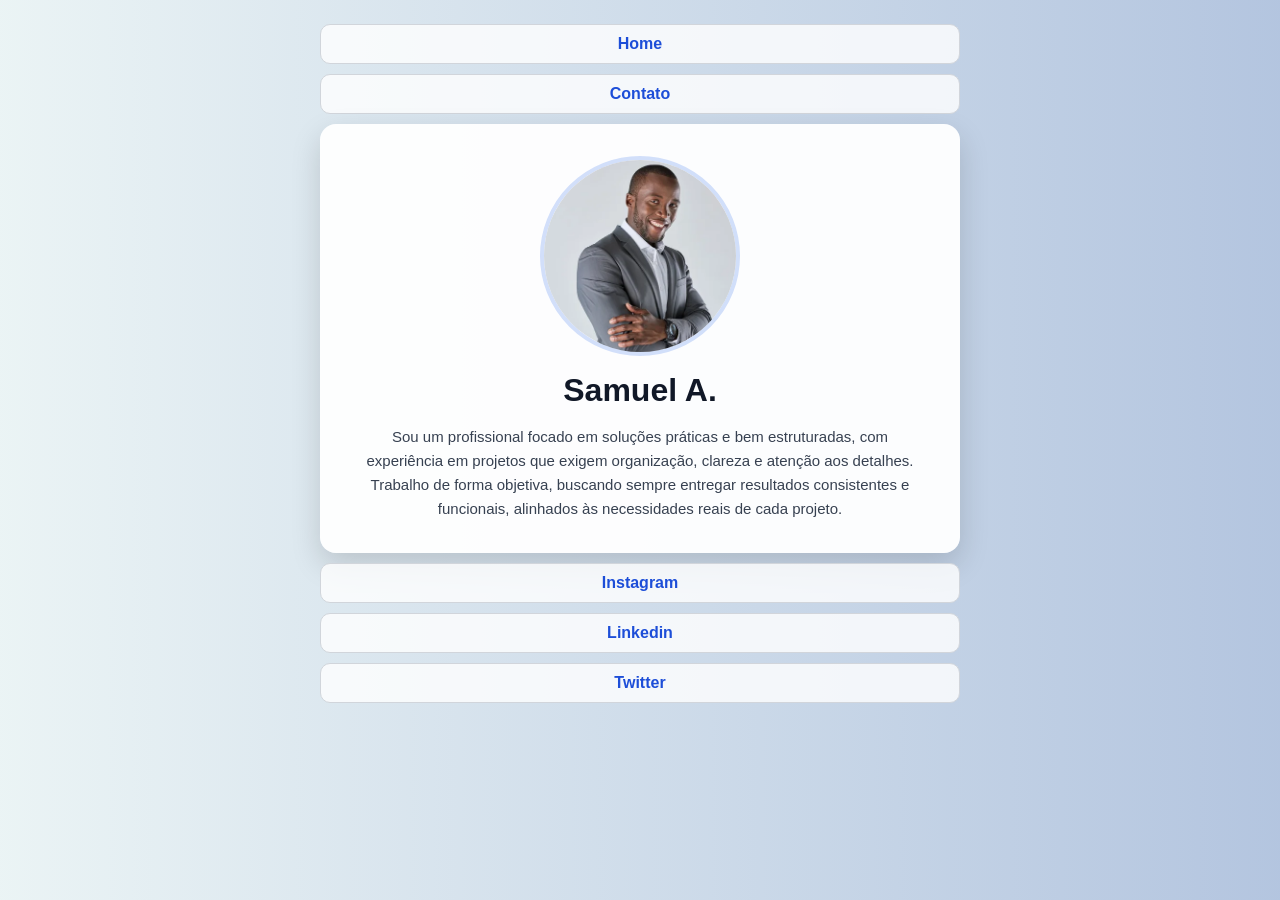
<file: index.html>
<!DOCTYPE html>
<html>
  <head>
    <meta charset="UTF-8">
    <title>Samuel A. | Portifolio</title>
    <meta name="viewport" content="width=device-width, initial-scale=1.0">
    <link rel="stylesheet" href="index.css">
  </head>
  <body>
    <nav class="menu">
      <ol class="ol1">
        <li class="button2">Home</li>
        <li><a href="contact.html" class="button2">Contato</a></li>
      </ol>
        
    <main>
      <section class="main-profile">
        <img src="images/profile-picture-mock.jpg" alt="profile-picture" class="circle-photo-frame">
        <h1 class="head"> Samuel A.</h1>
        <p class="descripition">Sou um profissional focado em soluções práticas e bem estruturadas, com experiência em projetos que exigem organização, clareza e atenção aos detalhes. Trabalho de forma objetiva, buscando sempre entregar resultados consistentes e funcionais, alinhados às necessidades reais de cada projeto.</p>
      </section>
    </main>
    <nav class="link-to-sm">
      <ol class="ol2">
        <li><a href="https://www.instagram.com/" class="button" target="_blank" rel="noopener noreferrer">Instagram</a></li>
        <li><a href="https://www.linkedin.com/feed/" class="button" target="_blank" rel="noopener noreferrer">Linkedin</a></li>
        <li><a href="https://x.com/" class="button" target="_blank" rel="noopener noreferrer">Twitter</a></li>
      </ol>
    </nav>
  </body>
</html>
</file>
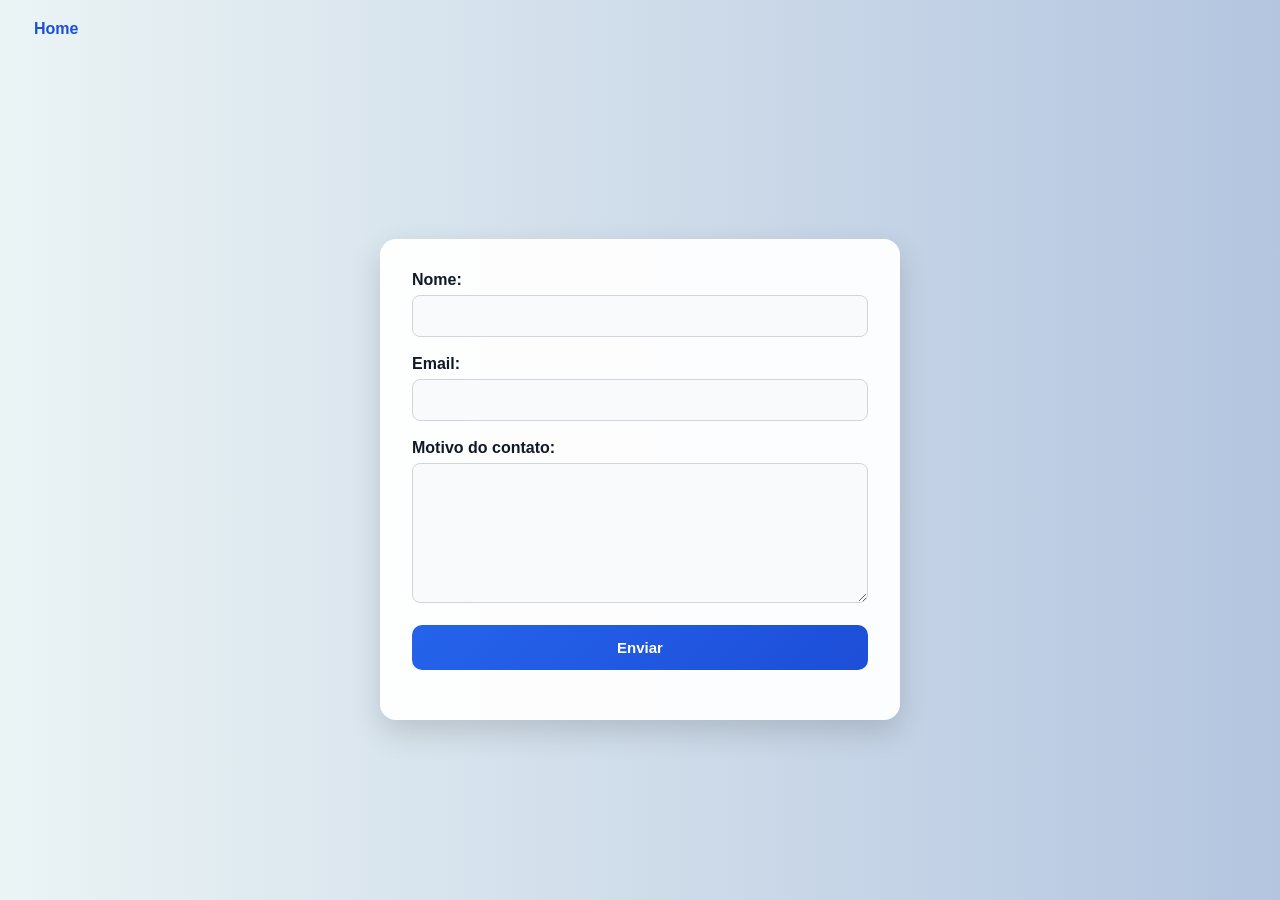
<file: contact.html>
<!DOCTYPE html>
<html>
  <head>
    <meta charset="UTF-8">
    <title>Contato | Samuel A.</title>

    <!-- CSS -->
    <link rel="stylesheet" href="contact.css">
  </head>

  <body>

    <!-- Navegação -->
    <div class="nav-home">
      <a href="index.html">Home</a>
    </div>

    <!-- Centralizador -->
    <div class="form-wrapper">
      <form method="post" action="https://n8n.samuel-workflows.space/webhook/contato">
        
        <div>
          <label for="fname">Nome:</label>
          <input type="text" id="fname" name="fname" required>
        </div>

        <div>
          <label for="femail">Email:</label>
          <input type="email" id="femail" name="femail" required>
        </div>

        <div>
          <label for="finquiry">Motivo do contato:</label>
          <textarea id="finquiry" name="finquiry" required></textarea>
        </div>

        <div>
          <input type="submit" value="Enviar">
        </div>

      </form>
    </div>

  </body>
</html>
</file>
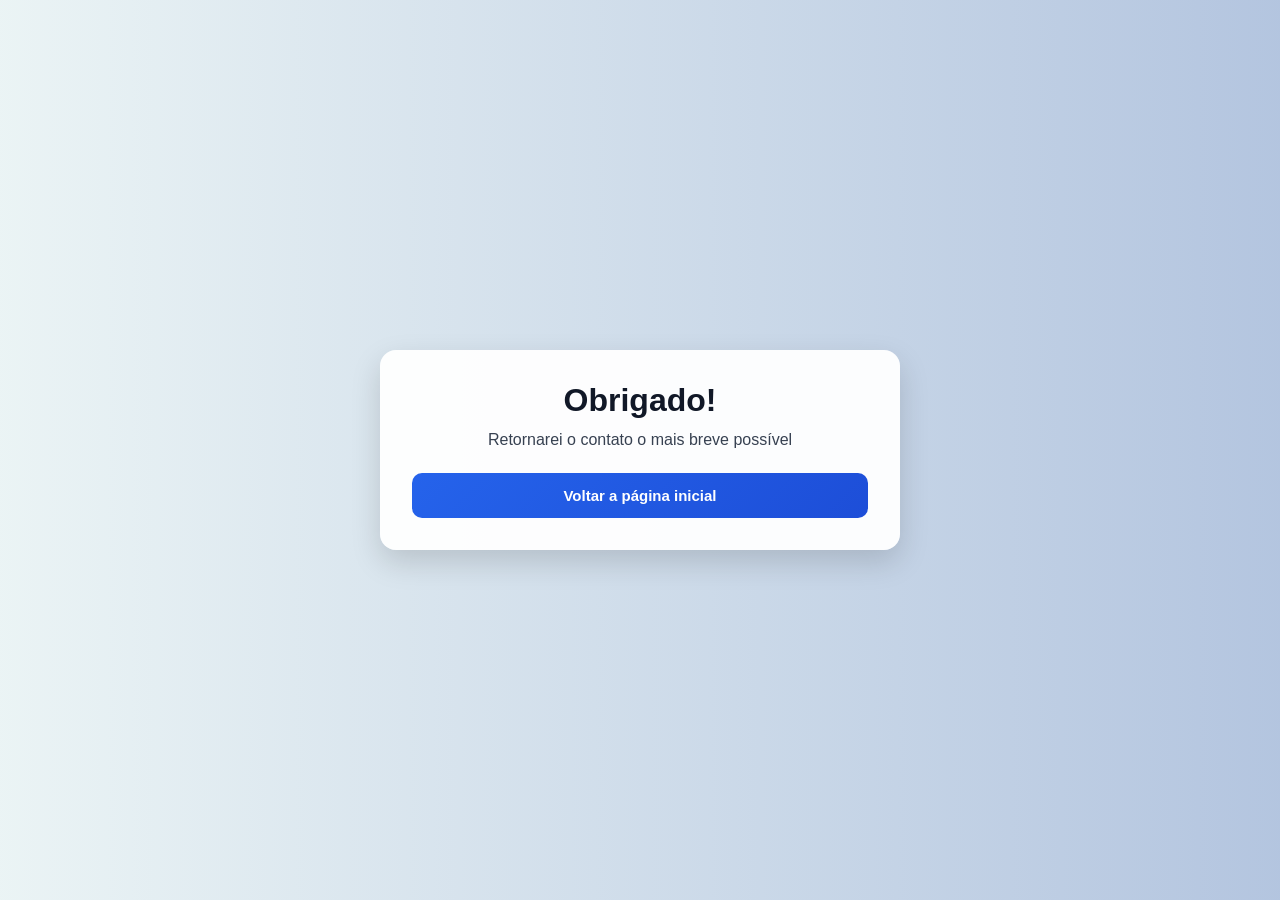
<file: obrigado.html>
<!DOCTYPE html>
<html lang="pt-BR">
  <head>
    <meta charset="UTF-8">
    <meta name="viewport" content="width=device-width, initial-scale=1.0">
    <link rel="stylesheet" href="obrigado.css">
    <title>Obrigado</title>
  </head>
  <body>
    <div class="thank-you-card">
      <h1>Obrigado!</h1>
      <p>Retornarei o contato o mais breve possível</p>
      <a href="index.html" class="button2">Voltar a página inicial</a>
    </div>
  </body>
</html>
</file>
<file: index.css>
/* ===== RESET BÁSICO ===== */
* {
  box-sizing: border-box;
  margin: 0;
  padding: 0;
}

/* ===== FUNDO DA PÁGINA ===== */
body {
  min-height: 100vh;
  font-family: Arial, Helvetica, sans-serif;
  display: flex;
  flex-direction: column;
  align-items: center;
  text-align: center;
  padding: 24px 10%;
  gap: 32px;

  /* Gradiente principal */
  background: linear-gradient(
    90deg,
    hsla(186, 33%, 94%, 1) 0%,
    hsla(216, 41%, 79%, 1) 100%
  );
}

a {
  text-decoration: none;
  color: inherit;
}

/* ===== MENU SUPERIOR ===== */
.menu {
  width: min(100%, 640px);
  display: flex;
  flex-direction: column;
  justify-content: center;
}

.ol1 {
  display: flex;
  flex-direction: column;
  gap: 10px;
  list-style-type: none;
  color: #111827;
  justify-content: center;
  flex-wrap: wrap;
  padding-bottom: 10px;
}

/* ===== BOTÕES PRINCIPAIS ===== */
.button2 {
  color: #1d4ed8;
  padding: 10px 26px;
  border-radius: 10px;
  border: 1px solid #d1d5db;
  background: rgba(255, 255, 255, 0.8);
  font-weight: 600;
  transition: background 0.2s, color 0.2s, box-shadow 0.2s;
}

.button2:hover {
  background: #1d4ed8;
  color: #ffffff;
  box-shadow: 0 8px 18px rgba(37, 99, 235, 0.25);
}

.button2:active {
  transform: translateY(1px);
}

.button,
.button2 {
  display: block;
  width: 100%;
  text-align: center;
}

/* ===== CARD PRINCIPAL ===== */
.main-profile {
  width: min(100%, 640px);
  padding: 32px;
  background: rgba(255, 255, 255, 0.95);
  border-radius: 16px;
  box-shadow: 0 12px 30px rgba(0, 0, 0, 0.15);
  display: flex;
  flex-direction: column;
  align-items: center;
  gap: 16px;
}

.head {
  font-size: 32px;
  color: #111827;
}

.descripition {
  font-size: 15px;
  line-height: 1.6;
  color: #374151;
}

.circle-photo-frame {
  width: 200px;
  height: 200px;
  border-radius: 50%;
  object-fit: cover;
  object-position: center 10%;
  border: 4px solid rgba(37, 99, 235, 0.2);
}

/* ===== MENU INFERIOR ===== */
.link-to-sm {
  width: min(100%, 640px);
  display: flex;
  flex-direction: column;
  justify-content: center;
}

.ol2 {
  display: flex;
  flex-direction: column;
  gap: 10px;
  list-style-type: none;
  color: #111827;
  justify-content: center;
  flex-wrap: wrap;
  padding-top: 10px;
}

.button {
  color: #1d4ed8;
  padding: 10px 26px;
  border-radius: 10px;
  border: 1px solid #d1d5db;
  background: rgba(255, 255, 255, 0.8);
  font-weight: 600;
  transition: background 0.2s, color 0.2s, box-shadow 0.2s;
}

.button:hover {
  background: #1d4ed8;
  color: #ffffff;
  box-shadow: 0 8px 18px rgba(37, 99, 235, 0.25);
}

.button:active {
  color: #ffffff;
  background: #1d4ed8;
  transform: translateY(1px);
  color: rgb(232, 232, 226);
  transform: translate(2px, 2px);
}

.circle-photo-frame {
  width: 200px;
  height: 200px;
  border-radius: 50%;
  object-fit: cover;
  object-position: center 10%;
}
</file>
<file: contact.css>
/* ===== RESET BÁSICO ===== */
* {
  box-sizing: border-box;
  margin: 0;
  padding: 0;
}

/* ===== FUNDO DA PÁGINA ===== */
body {
  min-height: 100vh;
  font-family: Arial, Helvetica, sans-serif;

  /* Fundo com imagem (troque a URL quando quiser) */
  background-image: url("background.jpg");
  background-size: cover;
  background-position: center;
  background-repeat: no-repeat;

  /* Centralização do card */
  display: flex;
  flex-direction: column;
  align-items: center;
  
    /* Gradiente principal */
  background: linear-gradient(
    90deg,
    hsla(186, 33%, 94%, 1) 0%,
    hsla(216, 41%, 79%, 1) 100%)
}

/* ===== BOTÃO HOME ===== */
.nav-home {
  width: 100%;
  padding: 20px;
}

.nav-home a {
  text-decoration: none;
  font-weight: 600;
  color: #1d4ed8;
  padding: 8px 14px;
  border-radius: 8px;
  transition: background 0.2s, color 0.2s;
}

.nav-home a:hover {
  background: #1d4ed8;
  color: #ffffff;
}

/* ===== CARD DO FORMULÁRIO ===== */
.form-wrapper {
  flex: 1;
  display: flex;
  align-items: center;
  justify-content: center;
  width: 100%;
}

form {
  width: 100%;
  max-width: 520px;
  padding: 32px;
  background: rgba(255, 255, 255, 0.95);
  border-radius: 16px;
  box-shadow: 0 12px 30px rgba(0, 0, 0, 0.15);
}

/* ===== CAMPOS ===== */
form div {
  margin-bottom: 18px;
}

label {
  display: block;
  margin-bottom: 6px;
  font-weight: 600;
  color: #111827;
}

input[type="text"],
input[type="email"] {
  width: 100%;
  padding: 12px 14px;
  border-radius: 8px;
  border: 1px solid #d1d5db;
  background: #f9fafb;
  font-size: 14px;
}

input[type="text"]:focus,
input[type="email"]:focus {
  outline: none;
  border-color: #2563eb;
  background: #ffffff;
  box-shadow: 0 0 0 3px rgba(37, 99, 235, 0.15);
}

/* ===== BOTÃO SUBMIT ===== */
input[type="submit"] {
  width: 100%;
  padding: 14px;
  font-size: 15px;
  font-weight: 600;
  border: none;
  border-radius: 10px;
  background: linear-gradient(135deg, #2563eb, #1d4ed8);
  color: #ffffff;
  cursor: pointer;
  transition: transform 0.15s, box-shadow 0.15s;
}

input[type="submit"]:hover {
  transform: translateY(-1px);
  box-shadow: 0 8px 20px rgba(37, 99, 235, 0.35);
}

input[type="submit"]:active {
  transform: translateY(1px);
}

textarea {
  width: 100%;
  min-height: 140px;      /* aumenta a caixa */
  padding: 12px 14px;

  font-family: Arial, Helvetica, sans-serif;
  font-size: 14px;
  line-height: 1.5;

  border-radius: 8px;
  border: 1px solid #d1d5db;
  background: #f9fafb;
  color: #111827;

  resize: vertical;      /* permite aumentar só para baixo */
  transition: border-color 0.2s, box-shadow 0.2s, background 0.2s;
}

/* Foco */
textarea:focus {
  outline: none;
  background: #ffffff;
  border-color: #2563eb;
  box-shadow: 0 0 0 3px rgba(37, 99, 235, 0.15);
}

/* Placeholder (se usar) */
textarea::placeholder {
  color: #9ca3af;
}
</file>
<file: obrigado.css>
/* ===== RESET BÁSICO ===== */
* {
  box-sizing: border-box;
  margin: 0;
  padding: 0;
}

/* ===== FUNDO DA PÁGINA ===== */
body {
  min-height: 100vh;
  font-family: Arial, Helvetica, sans-serif;
  display: flex;
  flex-direction: column;
  align-items: center;
  justify-content: center;
  text-align: center;
  padding: 32px 20px;

  /* Gradiente principal */
  background: linear-gradient(
    90deg,
    hsla(186, 33%, 94%, 1) 0%,
    hsla(216, 41%, 79%, 1) 100%
  );
}

/* ===== CARD CENTRAL ===== */
.thank-you-card {
  width: 100%;
  max-width: 520px;
  padding: 32px;
  background: rgba(255, 255, 255, 0.95);
  border-radius: 16px;
  box-shadow: 0 12px 30px rgba(0, 0, 0, 0.15);
}

/* ===== TEXTO ===== */
h1 {
  color: #111827;
  margin-bottom: 12px;
}

p {
  color: #374151;
  margin-bottom: 24px;
}

/* ===== LINK COMO BOTÃO ===== */
a {
  display: inline-flex;
  align-items: center;
  justify-content: center;
  text-decoration: none;
}

.button2 {
  width: 100%;
  padding: 14px;
  font-size: 15px;
  font-weight: 600;
  border: none;
  border-radius: 10px;
  background: linear-gradient(135deg, #2563eb, #1d4ed8);
  color: #ffffff;
  cursor: pointer;
  transition: transform 0.15s, box-shadow 0.15s;
}

.button2:hover {
  transform: translateY(-1px);
  box-shadow: 0 8px 20px rgba(37, 99, 235, 0.35);
}

.button2:active {
  transform: translateY(1px);
}
</file>
